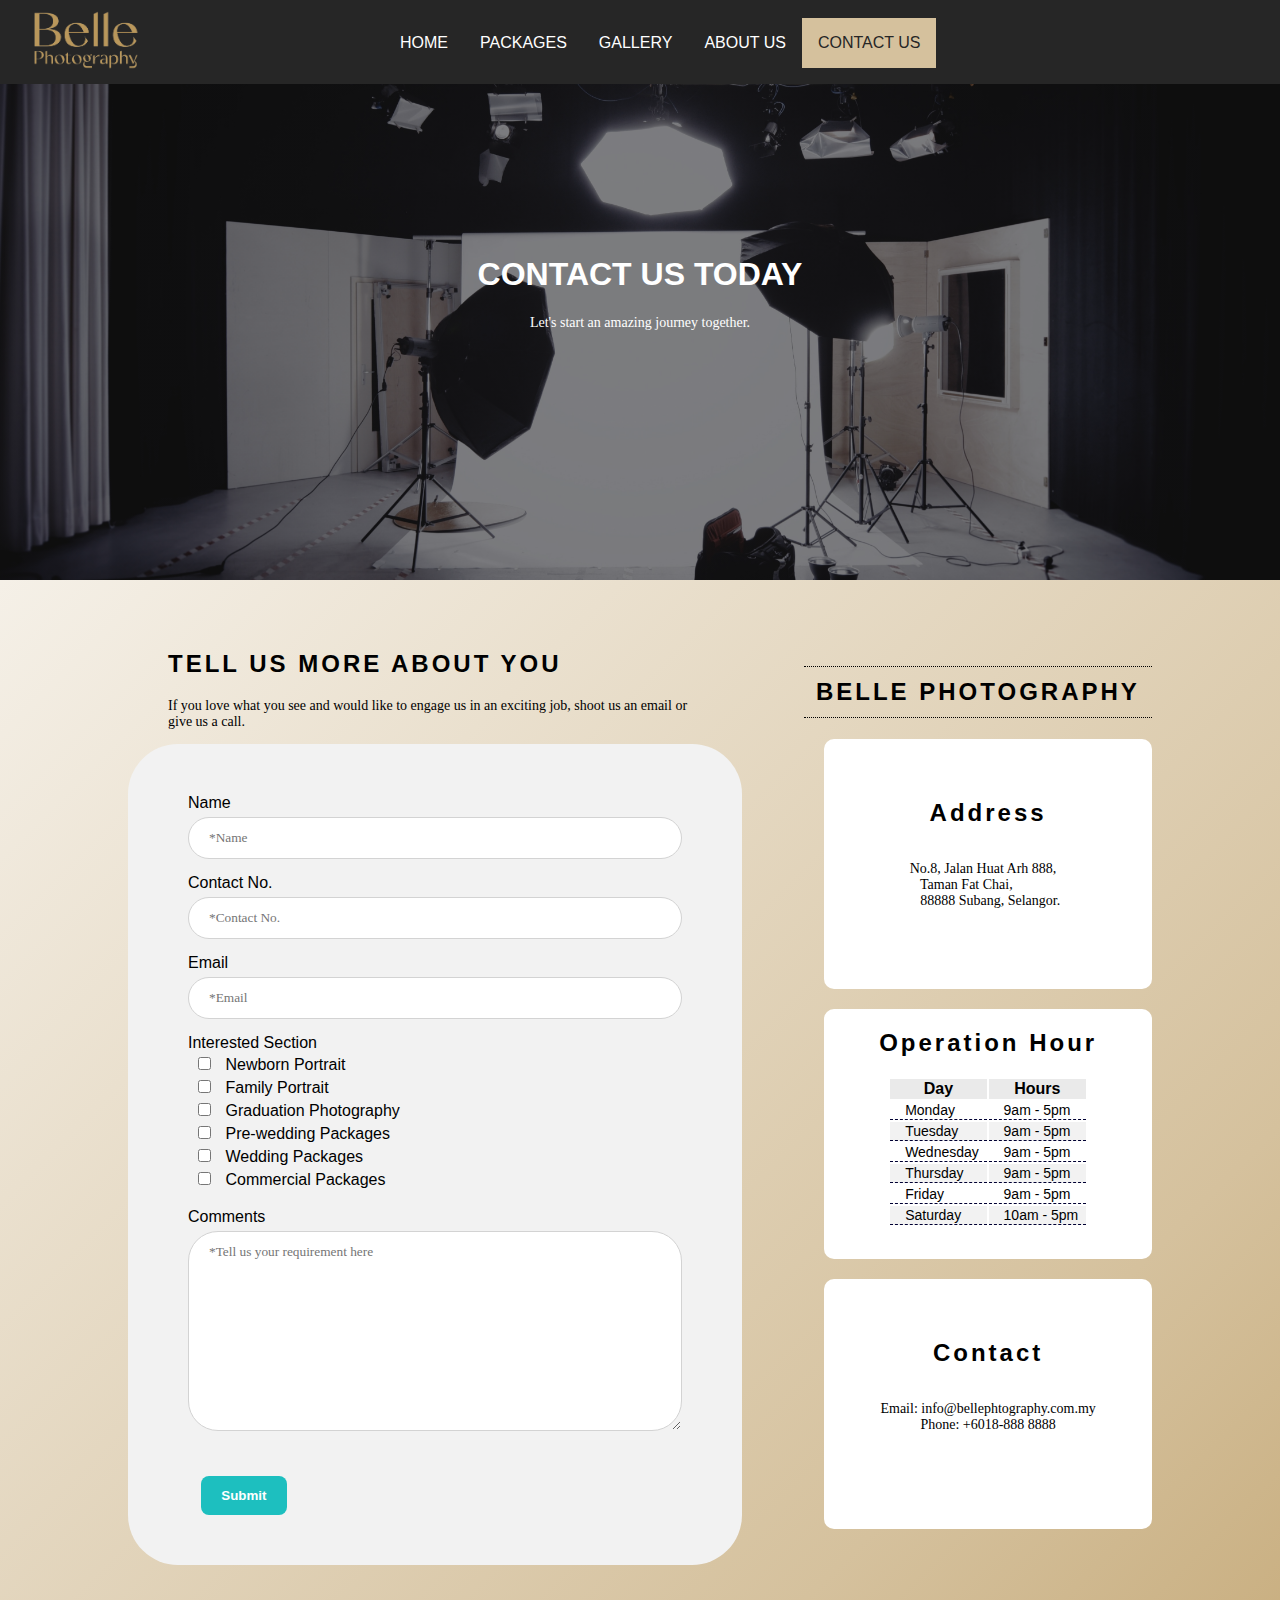
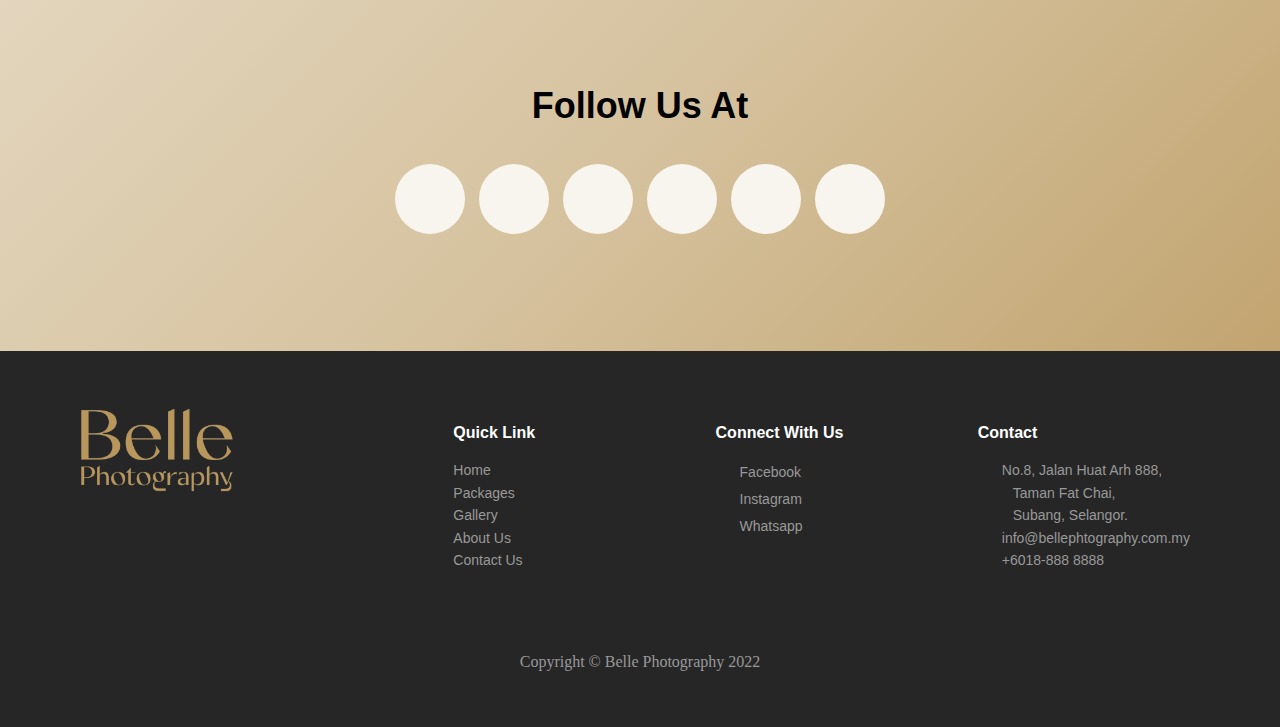
<file: contact.html>
<!DOCTYPE html>
<html lang="en">
<head>
    <meta charset="UTF-8">
    <meta http-equiv="X-UA-Compatible" content="IE=edge">
    <meta name="viewport" content="width=device-width, initial-scale=1.0">
    <link rel="stylesheet" href="https://cdnjs.cloudflare.com/ajax/libs/font-awesome/6.2.1/css/all.min.css" integrity="sha512-MV7K8+y+gLIBoVD59lQIYicR65iaqukzvf/nwasF0nqhPay5w/9lJmVM2hMDcnK1OnMGCdVK+iQrJ7lzPJQd1w==" crossorigin="anonymous" referrerpolicy="no-referrer">
    <title>Contact Us - Belle Photography</title>
    <link rel="shortcut icon" href="favicon/favicon.ico" type="image/x-icon">
    <link rel="stylesheet" href="style.css">
    <style>
    .hero-image {
        background-image: linear-gradient(rgba(0, 0, 0, 0.5), rgba(0, 0, 0, 0.5)), url(img/studio2.jpg);
        height: 500px;
        background-position: center;
        background-repeat: no-repeat;
        background-size: cover;
        position: relative;
        padding-top: 80px;
        box-sizing: content-box;
    }
    .hero-text {
        text-align: center;
        position: absolute;
        top: 50%;
        left: 50%;
        transform: translate(-50%, -50%);
        color: white;
    }
    .contact {
        display: flex;
        align-items: center;
        justify-content: center;
    }
    .contact-area {
        box-sizing: border-box;
        height: auto;
        width: 40%;
        float: right;
    }
    .contact-area h2 {
        box-sizing: border-box;
        overflow: hidden;
        text-align: center;
        margin: 5% 0 5% 15%;
        text-transform: uppercase;
        letter-spacing: 3px;
        border-bottom: dotted 1px black;
        border-top: dotted 1px black;
        line-height: 50px;
    }
    /* Information box on the right of webpage */
    .content-box {
        position: relative;
        width: 80%;
        height: 250px;
        background: #fff;
        box-sizing: border-box;
        overflow: hidden;
        border-radius: 10px;
        text-align: center;
        margin: 5% 20%;
    }
    .content-box h2 {
        margin: 0;
        padding: 20px 5px;
        font-size: 24px;
        text-transform: none;
        border: none;
        line-height: normal;
    }
    .content-box a {
        text-decoration: none;
        color: #000;
    }
    .content-box a:hover {
        color: #00f;
    }
    .content-box a:visited {
        color: #999;
    }
    #address {
        text-align: left;
        padding-left: 25%;
    }
    /* Other platform link icon */
    .icon {
        display: flex;
        justify-content: center;
        align-items: center;
        clear: both;
    }
    .icon .link {
        height: 70px;
        width: 70px;
        background-color: #f8f5ef;
        border-radius: 35px;
        text-align: center;
        margin: 7px;
        line-height: 80px;
        color: #262626;
    }
    .icon a i {
        transition: all 0.3s linear;
    }
    .icon a:hover i {
        transform: scale(1.5);
    }
    .icon .youtube:hover {
        color: red;
    }
    .icon .facebook:hover {
        color: blue;
    }
    .icon .instagram:hover {
        color: #e11d74;
    }
    .icon .twitter:hover {
        color: #00adb5;
    }
    .icon .whatsapp:hover {
        color: green;
    }
    .icon .linkedin:hover {
        color: #04009a;
    }
    .follow {
        padding: 30px 0 100px;
        margin: 10px;
        clear: both;
    }
    .follow h2 {
        text-align: center;
        font-size: 36px;
    }
    .bgrnd {
        color: rgba(208, 208, 208, 0.756);
        position: absolute;
        bottom: 0;
        right: 5%;
        clear: both;
    }
    .bgrnd i:hover {
        transform: scale(1.2);
        transition: all 0.3s linear;
    }
    /* Style inputs with type="text", select elements and textareas */
    input[type=text], textarea {
        width: 100%; 
        padding: 12px 20px; 
        border: 1px solid lightgray;
        border-radius: 30px; 
        box-sizing: border-box; /* Make sure that padding and width stays in place */
        margin-top: 5px; 
        margin-bottom: 15px; 
        resize: vertical; /* Allow the user to vertically resize the textarea (not horizontally) */
        font-family: 'Times New Roman', Times, serif;
    }
    input[type=checkbox] {
        margin: 5px 10px;
    }
    /* Style the submit button with a specific background color */
    input[type=submit] {
        background-color: #1dbfbf;
        color: white;
        font-weight: bold;
        padding: 12px 20px;
        margin-top: 2em;
        margin-left: 1em;
        border: none;
        border-radius: 8px;
        cursor: pointer;
    }
    input[type=submit]:hover {
        background-color: #9fe1e1;
        color: black;
    }
    /* Form settings */
    .form {
        box-sizing: border-box;
        width: 60%;
        margin: 50px auto;
        float: left;
    }
    .form form {
        border-radius: 50px;
        background-color: #f2f2f2;
        padding: 50px 60px;
    }
    .form h2 {
        padding: 0 40px;
        text-transform: uppercase;
        letter-spacing: 3px;
    }
    /* Table settings */
    table {
        width: 200px;
        margin: auto;
        position: relative;
        z-index: 1;
    }
    thead, tfoot {
        background-color: #eaeaea;
    }
    tbody {
        font-family: sans-serif;
        font-size: 14px;
        text-align: left;
    }
    tbody td{
        border-bottom: 1px dashed #000033;
        padding-left: 15px;
    }
    tr:nth-of-type(even) {
        background-color: #f2f2f2;
    }
    </style>
</head>
<body>
    <header>
        <div class="logo">
            <a href="index.html"><img src="img/bellelogo.png" alt="Belle Photography"></a>
        </div>
        <nav class="navbar">
            <ul>
                <li><a href="index.html">Home</a></li>
                <li><a href="packages.html">Packages</a></li>
                <li><a href="gallery.html">Gallery</a></li>
                <li><a href="about.html">About Us</a></li>
                <li><a class="currentlink" href="contact.html">Contact Us</a></li>
            </ul>
        </nav>
    </header>
    <div class="hero-image">
        <div class="hero-text">
          <h1>CONTACT US TODAY</h1>
          <p>Let's start an amazing journey together.</p>
        </div>
    </div>
    <div class="wrapper">
        <main>
            <div class="contact">
                <div class="form">
                    <h2>Tell us more about you</h2>
                    <p style="padding: 0 40px;">If you love what you see and would like to engage us in an exciting job, shoot us an email or give us a call.</p>
                    <form method="get">
                        <label for="name">Name</label>
                        <input type="text" id="name" name="name" placeholder="*Name" required="required">
                        <label for="numphone">Contact No.</label>
                        <input type="text" id="numphone" name="phone number" placeholder="*Contact No." required="required">
                        <label for="email">Email</label>
                        <input type="text" id="email" name="email address" placeholder="*Email" required="required">
                        <label>Interested Section</label><br>
                        <input type="checkbox" id="choice1" name="choice1" value="Newborn">
                        <label for="choice1">Newborn Portrait</label><br>
                        <input type="checkbox" id="choice2" name="choice2" value="Family">
                        <label for="choice2">Family Portrait</label><br>
                        <input type="checkbox" id="choice3" name="choice3" value="Graduate">
                        <label for="choice3">Graduation Photography</label><br>
                        <input type="checkbox" id="choice4" name="choice4" value="Pre-wedding">
                        <label for="choice4">Pre-wedding Packages</label><br>
                        <input type="checkbox" id="choice5" name="choice5" value="Wedding">
                        <label for="choice5">Wedding Packages</label><br>
                        <input type="checkbox" id="choice6" name="choice6" value="Commercial">
                        <label for="choice6">Commercial Packages</label><br><br>
                        <label for="comment">Comments</label>
                        <textarea id="comment" name="comment" placeholder="*Tell us your requirement here " required="required" style="height:200px;"></textarea>
                        <input type="submit" value="Submit">
                    </form>
                </div>
                <div class="contact-area">
                    <h2>Belle Photography</h2>
                    <div class="content-box" style="padding-top: 40px;">
                        <h2>Address</h2>
                        <p id="address">
                            <i class="fa-sharp fa-solid fa-location-dot"></i>&nbsp;No.8, Jalan Huat Arh 888, <br>
                                &nbsp;&nbsp;&nbsp; Taman Fat Chai, <br>
                                &nbsp;&nbsp;&nbsp; 88888 Subang, Selangor. <br>
                        </p>
                        <p class="bgrnd"><i class="fa-6x fa-solid fa-map-location"></i></p>
                    </div>
                    <div class="content-box">
                        <h2>Operation Hour</h2>
                        <table>
                            <thead>
                                <tr>
                                    <th id="day">Day</th>
                                    <th id="hours">Hours</th>
                                </tr>
                            </thead>
                            <tbody>
                                <tr>
                                    <td headers="day">Monday</td>
                                    <td headers="hours">9am - 5pm</td>
                                </tr>
                                <tr>
                                    <td headers="day">Tuesday</td>
                                    <td headers="hours">9am - 5pm</td>
                                </tr>
                                <tr>
                                    <td headers="day">Wednesday</td>
                                    <td headers="hours">9am - 5pm</td>
                                </tr>
                                <tr>
                                    <td headers="day">Thursday</td>
                                    <td headers="hours">9am - 5pm</td>
                                </tr>
                                <tr>
                                    <td headers="day">Friday</td>
                                    <td headers="hours">9am - 5pm</td>
                                </tr>
                                <tr>
                                    <td headers="day">Saturday</td>
                                    <td headers="hours">10am - 5pm</td>
                                </tr>
                            </tbody>
                        </table>
                        <br>
                        <p class="bgrnd"><i class="fa-6x fa-regular fa-calendar"></i></p>
                    </div>
                    <div class="content-box" style="padding-top: 40px;">
                        <i class="fa-light fa-user-headset"></i><h2>Contact</h2>
                        <p>
                            <i class="fa-sharp fa-solid fa-envelope"></i> Email:<a href="mailto:info@bellephtography.com.my"> info@bellephtography.com.my</a> <br>
                            <i class="fa-sharp fa-solid fa-phone"></i> Phone: <a href="tel:+6018-8888888">+6018-888 8888</a> 
                        </p>
                        <p class="bgrnd"><i class="fa-6x fa-solid fa-headset"></i></p>
                    </div>
                </div>
            </div>
            <div class="follow">
                <h2>Follow Us At</h2>
                <div class="icon">
                    <a class="link linkedin" href="https://www.linkedin.com">
                        <i class="fab fa-2x fa-linkedin"></i>
                    </a>
                    <a class="link twitter" href="https://www.twitter.com">
                        <i class="fab fa-2x fa-twitter"></i>
                    </a>
                    <a class="link whatsapp" href="https://www.whatsapp.com">
                        <i class="fab fa-2x fa-whatsapp"></i>
                    </a>
                    <a class="link instagram" href="https://www.instagram.com/bellestudio18">
                        <i class="fab fa-2x fa-instagram"></i>
                    </a>
                    <a class="link youtube" href="https://www.youtube.com">
                        <i class="fab fa-2x fa-youtube"></i>
                    </a>
                    <a class="link facebook" href="https://www.facebook.com">
                        <i class="fab fa-2x fa-facebook-f"></i>
                    </a>
                </div>
            </div>
        </main>
    </div>
    <footer>
        <div class="footer">
            <div class="footer-left">
                <img src="img/bellelogo.png" alt="Logo">
            </div>
            <ul class="footer-right">
                <li>
                    <h2>Quick Link</h2>
                    <ul class="box">
                        <li><a href="index.html">Home</a></li>
                        <li><a href="packages.html">Packages</a></li>
                        <li><a href="gallery.html">Gallery</a></li>
                        <li><a href="about.html">About Us</a></li>
                        <li><a href="contact.html">Contact Us</a></li>
                    </ul>
                </li>
                <li>
                    <h2>Connect With Us</h2>    
                    <ul class="socials">
                        <li><a href="https://www.facebook.com"><i class="fa-brands fa-facebook-f"></i> Facebook</a></li>
                        <li><a href="https://www.instagram.com/bellestudio18"><i class="fa-brands fa-instagram"></i> Instagram</a></li>
                        <li><a href="https://www.whatsapp.com"><i class="fa-brands fa-whatsapp"></i> Whatsapp</a></li>
                    </ul>
                </li>
                <li>
                    <h2>Contact</h2>    
                    <ul class="box">
                        <li><i class="fa-sharp fa-solid fa-location-dot"></i>No.8, Jalan Huat Arh 888,</li>
                        <li class="address">Taman Fat Chai,</li>
                        <li class="address">Subang, Selangor. </li>
                        <li><i class="fa-sharp fa-solid fa-envelope"></i> <a href="mailto:info@bellephtography.com.my"> info@bellephtography.com.my</a></li>
                        <li><i class="fa-sharp fa-solid fa-phone"></i> <a href="tel:+6018-8888888">+6018-888 8888</a></li>
                    </ul>
                </li>
            </ul>
            <div class="footer-bottom">
                <p>Copyright &copy; Belle Photography 2022</p>
            </div>
        </div>
    </footer>
</body>
</html>
</file>
<file: style.css>
* {
  box-sizing: border-box;
}
p {
  font-family: 'Times New Roman', Times, serif;
  font-size: 14px;
}
body {
    margin: 0;
    padding-right: 0;
    font-family: 'Trebuchet MS', 'Lucida Sans Unicode', 'Lucida Grande', 'Lucida Sans', Arial, sans-serif;
    z-index: 1;
    background: linear-gradient(-45deg, #b9975b, #d5c19d, #eae0ce, #fff);
    /* background-size: 400% 400%; */
    /* background-color: #fff; */
    width: 100%;
    height: max-content;
    /* animation: animate 15s ease infinite; */
  }
  header {
    width: 100%;
    z-index: 10;
    position: fixed;
  }
  .logo {
    width: 30%;
    float: left;
    padding-left: 20px;
  }
  .logo img {
    height: 80px;
  }
  .navbar a {
    font-size: 16px;
    text-transform: uppercase;
  }
  .navbar {
    background: #262626;
    padding-top: 18px;
  }
  .navbar :after {
    content: '';
    clear: both;
    display: block;
  }
  .navbar ul {
    list-style: none;
    margin: 0;
  }
  .navbar>ul>li {
    float: left;
    position: relative;
  }
  .navbar ul li a {
    text-decoration: none;
    color: #fff;
    padding: 16px ;
    display: block;
  }
  .navbar ul li:hover {
    background: #b9975b;
  }
  .navbar a:active{
    background-color: #6b542d;
  }
  .navbar a.currentlink {
    background-color: #d5c19d;
    color: #262626;
  }
  .wrapper {
    width: 80%;
    min-width: 900px;
    max-width: 1680px;
    margin-right: auto;
    margin-left: auto;
  }
  .footer {
    display: flex;
    flex-flow: row wrap;
    padding: 40px;
    color: #fff;
    background-color: #262626;
  }
  .footer > * {
    flex: 1 100%;
  }
  .footer-left {
    margin-left: 1.25em;
    margin-bottom: 2em;
  }
  .footer-left img {
    width: 50%;
  }
  .footer h2 {
    font-weight: 600;
    font-size: 16px;
  }
  .footer ul {
    list-style: none;
    padding-left: 0;
  }
  .footer li {
    line-height: 1.6em;
  }
  .footer a {
    text-decoration: none;
  }
  .footer-right {
    display: flex;
    flex-flow: row wrap;
  }
  .footer-right > * {
    flex: 1 50%;
    margin-right: 1.25em;
  }
  .box li {
    color: #999;
    font-size: 14px;
  }
  .box a {
    color: #999;
  }
  .box i {
    padding: 10px 12px;
  }
  .address {
    padding-left: 35px;
  }
  .footer-bottom {
    text-align: center;
    color: #999;
    padding-top: 50px;
  }
  .footer-bottom p {
    font-size: 16px;
  }
  .footer-left p {
    padding-right: 20%;
    color: #999;
  }
  .socials a{
    color: #999;
    font-size: 14px;
  }
  .socials ul a {
    width: 40px;
    height: 40px;
    display: inline-block;
    margin-right: 10px;
  }
  .socials a i {
    color: #999;
    padding: 10px 12px;
  }
  @media screen and (min-width: 600px) {
    .footer-right > *{
      flex: 1;
    }
    .footer-left {
      flex: 1 0px;
    }
    .footer-right {
      flex: 2 0px;
    }
  }
  @media (max-width: 600px) {
    .footer {
      padding: 15px;
    }
    main {
      font-size: 55px;
    }
  }
  /* @keyframes animate {
      0% {
          background-position: 0% 50%;
      }
      50% {
          background-position: 100% 50%;
      }
      100% {
          background-position: 0% 50%;
      }
  } */
</file>
